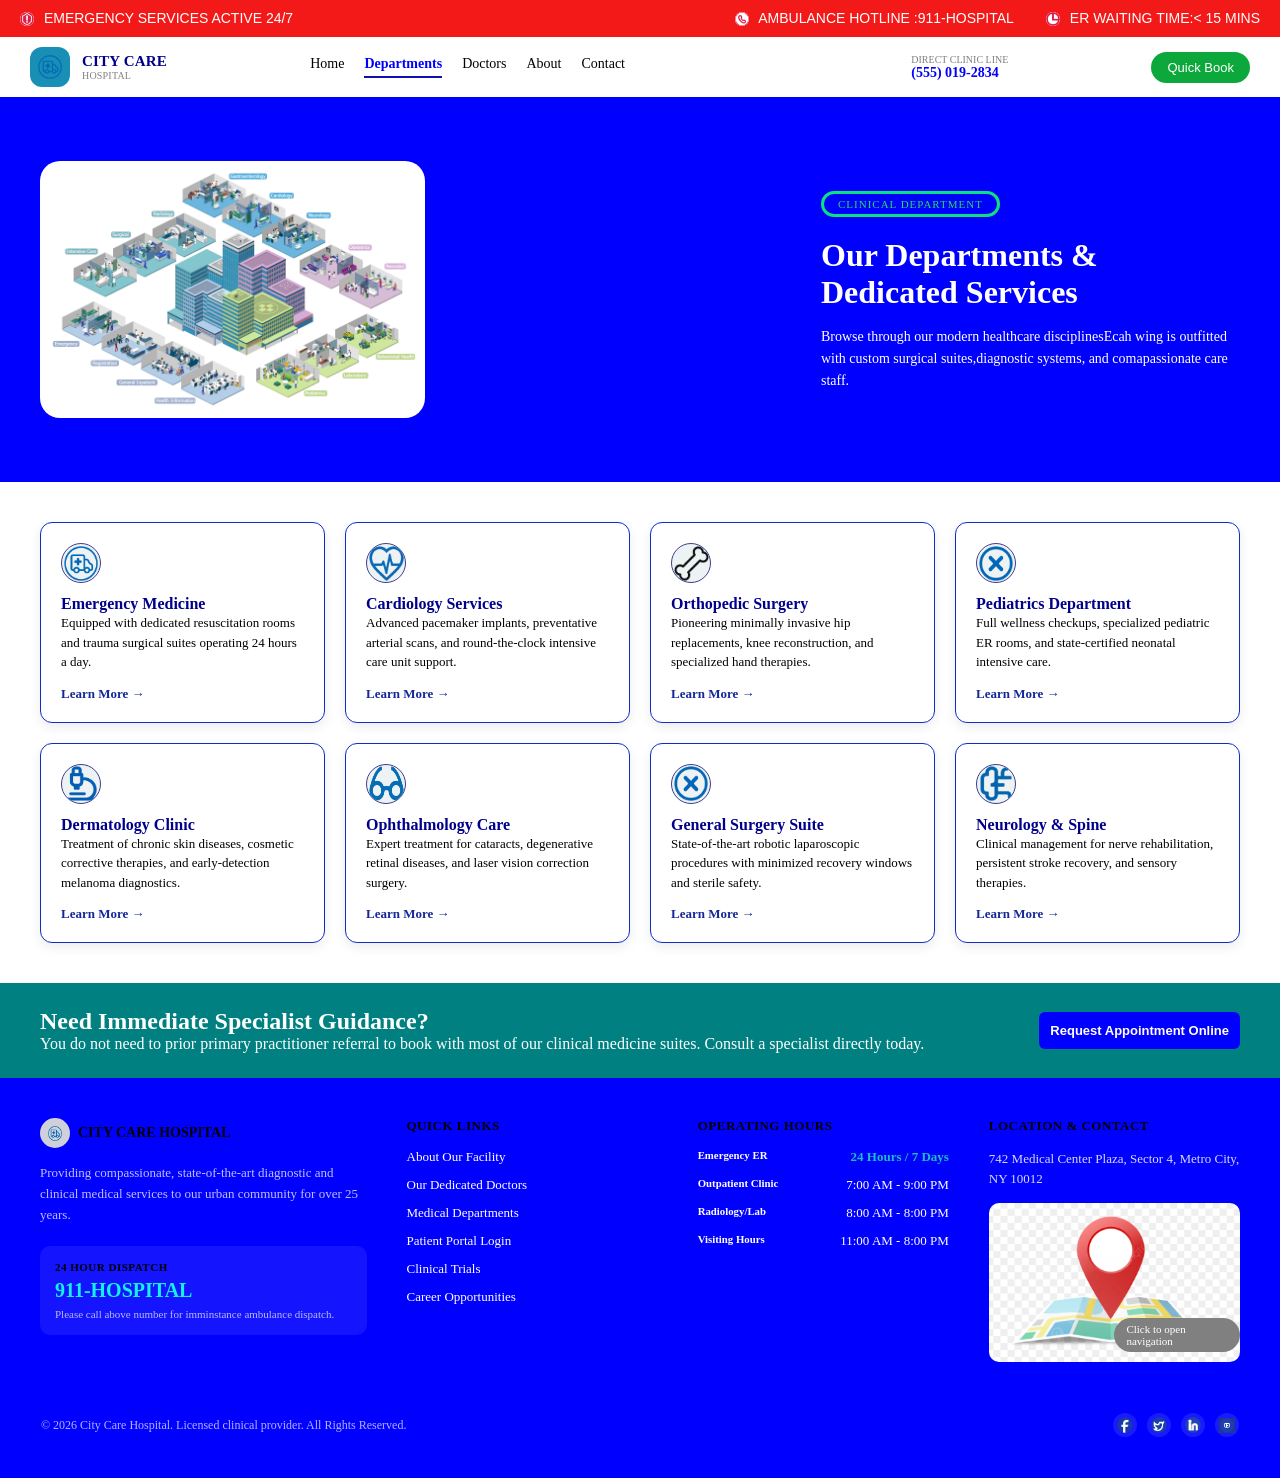
<file: Department.html>
<!DOCTYPE html>
<html lang="en">
    <head>
        <meta charset="UTF-8">
        <meta name="viewport" content="width=device-width, initial-scale=1.0">
        <title>City Care Hospital</title>
        <link rel="stylesheet" href="Department.css">
    </head>
    <body>
        <div class="emergency-banner">
            <div class="left">
                <img src="Shield.png" alt="">
                Emergency Services Active 24/7
            </div>
            <main>
            <div class="item">
                <img src="phone.png" alt="">
                Ambulance Hotline :911-HOSPITAL
            </div>
           <div class="seperator"></div>
           <div class="item">
            <img src="time.png" alt="">
            ER waiting Time:&lt; 15 mins
           </div>
           </main>
       </div>
       <div class="top-line"></div>
       <div class="navbar">
        <div class="logo">
            <div class="logo-icon">
            <img src="logo1.png" alt="City Care Hospital logo">
            </div>
            <div>
                <div class="title">CITY CARE</div>
                <div class="sub-title">HOSPITAL</div>
            </div>
        </div>       
            <div class="menu">
                <a href="index.html">Home</a>
                <a href="Department.html" class="active">Departments</a>
                <a href="#">Doctors</a>
                <a href="#">About</a>
                <a href="contact.html">Contact</a>
            </div>
        <div class="right-side">
        </div>
            <div class="phone">
                <div class="phone-label">DIRECT CLINIC LINE</div>
                <div class="phone-number">(555) 019-2834</div>
            </div>
            <button class="quick-book">Quick Book</button>
        </div>
        <div class="bottom-line"></div>
        <div class="Department">
            <div class="Department-image">
                <img src="medical-center-departments.png" alt="Hospital department">
            </div>
            <div class="Department-content">
                <div class="badge">CLINICAL DEPARTMENT</div> 
                 <h1 class="Department-title">Our Departments & Dedicated Services</h1>
                 <p class="Department-text">Browse through our modern healthcare disciplinesEcah wing is outfitted with custom surgical suites,diagnostic systems, and comapassionate care staff.
                 </p>
            </div>
        </div>
       
        <div class="cards-grid">
     <div class="card">
        <div class="card-icon">
            <img src="logo1.png" alt="Emergency Medicine">
        </div>
        <h3 class="card-title">Emergency Medicine</h3>
        <p class="card-text">Equipped with dedicated resuscitation rooms and trauma surgical suites operating 24 hours a day.</p>
        <div class="learn-more">Learn More →</div>
     </div>
        

      <div class="card">
        <div class="card-icon">
        <img src="heart.png" alt="Cardiology Services">   
        </div>
        <h3 class="card-title">Cardiology Services</h3>
        <p class="card-text">Advanced pacemaker implants, preventative arterial scans, and round-the-clock intensive care unit support.</p>
       <div class="learn-more">Learn More →</div>
    </div>

    <div class="card">
        <div class="card-icon">
            <img src="bone.png" alt="Orthopedic Surgery">
        </div>
        <h3 class="card-title">Orthopedic Surgery</h3>
        <p class="card-text">Pioneering minimally invasive hip replacements, knee reconstruction, and specialized hand therapies.</p>
        <div class="learn-more">Learn More →</div>
    
    </div>

    <div class="card">
        <div class="card-icon">
            <img src="cross.png" alt="Pediatrics Department">
        </div>
        <h3 class="card-title">Pediatrics Department</h3>
        <p class="card-text">Full wellness checkups, specialized pediatric ER rooms, and state-certified neonatal intensive care.</p>
        <div class="learn-more">Learn More →</div>
    </div>
    

    <div class="card">
        <div class="card-icon">
            <img src="clinic.png" alt="Dermatology Clinic">
        </div>
        <h3 class="card-title">Dermatology Clinic</h3>
        <p class="card-text">Treatment of chronic skin diseases, cosmetic corrective therapies, and early-detection melanoma diagnostics.</p>
        <div class="learn-more">Learn More →</div>
    </div>

    <div class="card">
        <div class="card-icon">
            <img src="specs.png" alt="Ophthalmology">
        </div>
        <h3 class="card-title">Ophthalmology Care</h3>
        <p class="card-text">Expert treatment for cataracts, degenerative retinal diseases, and laser vision correction surgery.</p>
        <div class="learn-more">Learn More →</div>
    </div>

    <div class="card">
        <div class="card-icon">
            <img src="cross.png" alt="General Surgery Suite">
        </div>
        <h3 class="card-title">General Surgery Suite</h3>
        <p class="card-text">State-of-the-art robotic laparoscopic procedures with minimized recovery windows and sterile safety.</p>
        <div class="learn-more">Learn More →</div>
    </div>

    <div class="card">
        <div class="card-icon">
            <img src="neuro.png" alt="Neurology & Spine">
        </div>
        <h3 class="card-title">Neurology & Spine</h3>
        <p class="card-text">Clinical management for nerve rehabilitation, persistent stroke recovery, and sensory therapies.</p>
        <div class="learn-more">Learn More →</div>
    </div>
    </div>
<div class="banner">
    <div class="banner-text">
        <h2>Need Immediate Specialist Guidance?</h2>
        <p>You do not need to prior primary practitioner referral to book with most of our clinical medicine suites.
        Consult a specialist directly today.</p>
    </div>
    <button class="banner-button">Request Appointment Online</button>
</div>

<footer class="footer">
    <div class="footer-grid">
        <div class="footer-col">
            <div class="footer-logo">
                <div class="footer-logo-icon">
                    <img src="logo1.png" alt="logo1">
                </div>
                <h1 class="footer-logo-text">CITY CARE HOSPITAL</h1>
            </div>
            <p class="footer-about">
                Providing compassionate, state-of-the-art diagnostic and clinical medical
                services to our urban community for over 25 years.
            </p>

            <div class="dispatch-box">
                <div class="dispatch-label">24 HOUR DISPATCH</div>
                <div class="dispatch-number">911-HOSPITAL</div>
                <div class="dispatch-note">Please call above number for imminstance ambulance dispatch.</div>
            </div>
        </div>
        <div class="footer-col">
            <h4 class="footer-heading">QUICK LINKS</h4>
            <a href="#" class="footer-link">About Our Facility</a>
            <a href="#" class="footer-link">Our Dedicated Doctors</a>
            <a href="#" class="footer-link">Medical Departments</a>
            <a href="#" class="footer-link">Patient Portal Login</a>
            <a href="#" class="footer-link">Clinical Trials</a>
            <a href="#" class="footer-link">Career Opportunities</a>
        </div>
        <div class="footer-col">
            <h4 class="footer-heading">OPERATING HOURS</h4>
            <div class="hours-row">
                <h5>Emergency ER</h5>
                <time class="hours-highlight">24 Hours / 7 Days</time>
            </div>
            <div class="hours-row">
                <h5>Outpatient Clinic</h5>
                <time>7:00 AM - 9:00 PM</time>
            </div>
            <div class="hours-row">
                <h5>Radiology/Lab</h5>
                <time>8:00 AM - 8:00 PM</time>
            </div>
            <div class="hours-row">
                <h5>Visiting Hours</h5>
                <time>11:00 AM - 8:00 PM</time>
            </div>
        </div>
        <div class="footer-col">
            <h4 class="footer-heading">LOCATION & CONTACT</h4>
            <p class="footer-address">742 Medical Center Plaza, Sector 4, Metro City, NY 10012</p>
            <div class="map-box">
                <img src="map.png" alt="Hospital location map">
                <div class="map-overlay">Click to open navigation</div>
            </div>
        </div>

    </div>
    <div class="footer-bottom">
        <div class="footer-copyright">© 2026 City Care Hospital. Licensed clinical provider. All Rights Reserved.</div>
        <div class="footer-socials">
            <a href="#">
                <img src="fb.png" alt="facebook">
            </a>
            <a href="#">
                <img src="bird.png" alt="bird">
            </a>
            <a href="#">
                <img src="linkedin.png" alt="linkedin">
            </a>
            <a href="#">
                <img src="yt.png" alt="youtube">
            </a>
        </div>
    </div>
</footer>
    </body>
</html>
</file>
<file: Department.css>
*{
    margin :0%;
    padding :0%;
    box-sizing : border-box;
 }
 
 html,body{
    width : 100%;
    height : 100%;
 }

 .emergency-banner{
    background-color:rgb(243, 25, 25);
    padding:10px 20px;
    color:white;
    display:flex;
    justify-content:space-between;
    align-items:center; 
    font-size:14px;
    font: weight 6px;
    font-family:arial,helvetica,sans-serif;
    gap:16px;
     text-transform:uppercase;
    white-space:nowrap;
 }
.emergency-banner .left img,
.emergency-banner .item img {
    width: 14px;
    height: 14px;
    object-fit: contain;
    vertical-align: middle;
    margin-right: 6px;
    background-color: white;
    border-radius:20px;
}
 .emergency-banner main {
    display: flex;
    align-items: center;
    gap: 16px;
}

.emergency-banner .item {
    white-space: nowrap;
}
.top-line {
    height: 1px;
    background-color:rgb(243, 25, 25) ;
}
.bottom-line {
    height: 4px;
    background-color:blue;
}
.logo{
    display:flex;
    align-items:center;
    justify-content:center;
    gap:12px;
    flex-shrink:0;
}
.logo-icon{
    width: 40px;
    height:40px;
    border-radius: 12px;
    background-color: rgb(26, 143, 182);
    display: flex;
    align-items: center;
    justify-content: center;
    overflow: hidden;
    flex-shrink:0;
}
.logo-icon img {
    width: 60%;
    height: 60%;
    object-fit: contain;
}
.navbar{
    display:flex;
    align-items:center;
    justify-content:space-between;
    padding:10px 30px;

}
.title{
    font-weight: bold;
    color:darkblue;
    font-size: 15px;
    letter-spacing:0.2px;
    white-space:nowrap;
}
.sub-title {
    font-size: 10px;
    color: gray;
    font-weight:400;
    letter-spacing:0.2px;
}
.menu {
    display: flex;
    gap: 20px;
}
.menu a {
    text-decoration: none;
    color:black;
    font-size: 14px;
}
.menu a.active {
    color:blue;
    font-weight: bold;
    border-bottom: 2px solid rgb(14, 14, 177);
    padding-bottom: 4px;
}

.right-side {
    display: flex;
    align-items: center;
    gap: 15px;
}
.phone-label {
    font-size: 10px;
    color: gray;
}
.phone-number {
    font-weight: bold;
    color:blue;
    font-size: 14px;
}
.quick-book {
    background-color:rgb(12, 168, 59);
    color: white;
    border: none;
    padding: 8px 16px;
    border-radius: 20px;
    font-size: 13px;
    cursor: pointer;
}
.Department{
    background-color:blue;
    padding:60px 40px;
    color:white;
    display:flex;
    align-items:center;
    gap:10px;
}
.Department-image img{
    width:50%;
    border-radius:20px;
    object-fit:cover;
}
.badge {
    display: inline-block;
    background-color:blue;
    color:rgb(35, 224, 82);
    border:solid;
    border-color:rgb(13, 224, 126);
    padding: 4px 14px;
    border-radius: 20px;
    font-size: 11px;
    letter-spacing: 1px;
    margin-bottom: 20px;
}

.Department-title {
    font-size: 32px;
    font-weight: 800;
    margin-bottom: 15px;
}

.Department-text {
    font-size: 14px;
    color:white;
    line-height: 1.6;
}

.card {
    background-color: white;
    border-radius: 12px;
    padding: 20px;
    border-color:blue;
    border-width:1px;
}
.card-icon{
    width: 40px;
    height: 40px;
    background-color:rgb(237, 243, 245);
    border-radius: 50%;
    display: flex;
    align-items: center;
    justify-content: center;
    margin-bottom: 12px;
    overflow: hidden;
    padding:6px;
    border-width: 1px;
    border-style: solid;
    border-color:rgb(61, 61, 145);
}
.card-icon img{
    width: 35px;
    height: 35px;
}
*{
    box-sizing: border-box;
}
.card-title{
    text-align:left;
    color:darkblue;
    font-size: medium;
    font-weight: bold;
}
.cards-grid{
    display:grid;
    grid-template-columns:repeat(4,1fr);
    gap: 20px;
    padding: 40px;
    background-color:white;
}
.card-text {
    font-size: 13px;
    color:black;
    line-height: 1.5;
    margin-bottom: 14px;
}
.learn-more {
    color:rgb(20, 40, 153);
    font-size: 13px;
    font-weight: 700;
    text-decoration: none;
}
.learn-more:hover {
    text-decoration: underline;
}
.card {
    box-shadow: 0 4px 12px rgba(0, 0, 0, 0.08);
    border-style: solid;
    border-width: 1px;
    border-color: rgb(17, 44, 199);
}

.banner{
    background-color:teal;
    color:white;
    display:flex;
    align-items:center;
    justify-content:space-between;
    padding:25px 40px;
    gap:20px;
}
.banner-title{
    color:white;
    text-align:left;
    font-size: medium;
    font-family:'Gill Sans', 'Gill Sans MT', Calibri, 'Trebuchet MS', sans-serif;
    font-weight:700;
    margin-bottom:8px;
}
.banner-button{
    background-color:blue;
    color:white;
    text-align:center;
    padding:11px 11px;
    border-radius:6px;
    font-size :13px;
    font-weight:700;
    cursor:pointer;
    border:none;
    display:flex;
    align-items:center;
    justify-content:center;
    gap:8px;
}
.footer {
    background-color:blue;   
    padding: 40px;
} 
.footer-col {
    display: flex;
    flex-direction: column;
}
.footer-logo {
    display: flex;
    align-items: center;
    gap: 8px;
    margin-bottom: 15px;
}
.footer-logo-text {
    font-weight: 800;
    font-size: 14px;
}

.footer-about {
    font-size: 13px;
    color: rgba(255, 255, 255, 0.75);
    line-height: 1.6;
    margin-bottom: 20px;
}

.dispatch-box {
    background-color: rgba(255, 255, 255, 0.08);
    border-radius: 10px;
    padding: 15px;
}

.dispatch-label {
    font-size: 11px;
    font-weight: 700;
    letter-spacing: 0.5px;
    margin-bottom: 6px;
}

.dispatch-number {
    color:rgb(19, 241, 230);
    font-size: 20px;
    font-weight: 800;
    margin-bottom: 6px;
}

.dispatch-note {
    font-size: 11px;
    color: rgba(255, 255, 255, 0.7);
}


.footer-heading {
    font-size: 13px;
    font-weight: 700;
    letter-spacing: 0.5px;
    margin-bottom: 15px;
}

.footer-link {
    color: white;
    text-decoration: none;
    font-size: 13px;
    margin-bottom: 12px;
}

.footer-link:hover {
    text-decoration: underline;
}

.hours-row {
    display: flex;
    justify-content: space-between;
    font-size: 13px;
    color: white;
    margin-bottom: 12px;
    gap: 10px;
}

.hours-highlight {
    color:rgb(29, 190, 190);
    font-weight: 700;
}
.footer-address {
    font-size: 13px;
    color: rgba(255, 255, 255, 0.85);
    margin-bottom: 15px;
    line-height: 1.5;
}

.map-box {
    position:relative;
    border-radius: 10px;
    overflow: hidden;
}

.map-box img {
    width: 100%;
    display: block;
}

.map-overlay {
    position: absolute;
    bottom: 10px;
    left: 50%;
    background-color:grey;
    color: white;
    font-size: 11px;
    padding: 5px 12px;
    border-radius: 20px;
}
.footer-bottom {
    display: flex;
    justify-content: space-between;
    align-items: center;
    border-width: 1px;
    border-style: solid;
    border-color: blue;
    margin-top: 30px;
    padding-top: 20px;
    font-size: 12px;
    color: rgba(255, 255, 255, 0.7);
}

.footer-socials {
    display: flex;
    gap: 15px;
}
.footer-logo-icon {
    width: 30px;
    height: 30px;
    background-color:rgb(208, 208, 219);
    border-radius: 50%;
    display: flex;
    align-items: center;
    justify-content: center;
}
.footer-logo-icon img {
    width: 50%;
    height: 50%;
    object-fit: contain;
}
.footer-grid {
    display: grid;
    grid-template-columns: 1.3fr 1fr 1fr 1fr;
    gap: 40px;
}
.footer-socials a {
    display: flex;
    align-items: center;
    justify-content: center;
    width: 24px;
    height: 24px;
    background-color: rgba(255, 255, 255, 0.1);
    border-radius: 50%;
}

.footer-socials a img {
    width: 16px;
    height: 16px;
    object-fit: contain;
}
.footer-socials {
    display: flex;
    gap: 10px;
}
</file>
